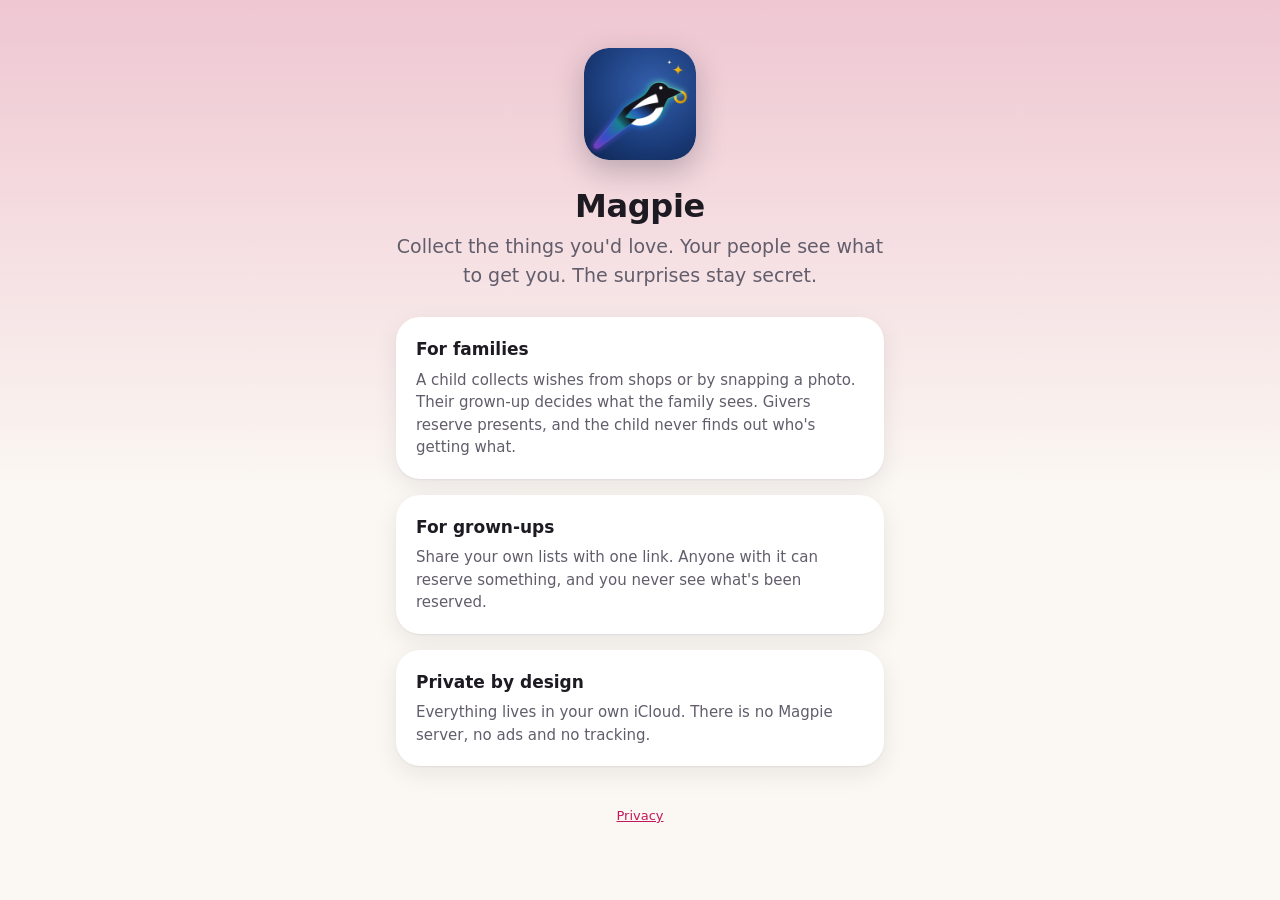
<file: magpie/index.html>
<!doctype html>
<html lang="en-GB">
<head>
<meta charset="utf-8">
<meta name="viewport" content="width=device-width, initial-scale=1">
<title>Magpie</title>
<meta name="description" content="Wishlists where the surprises stay secret.">
<meta property="og:title" content="Magpie">
<meta property="og:description" content="Wishlists where the surprises stay secret.">
<meta property="og:image" content="https://lessonhacker.github.io/magpie/assets/og-1200x630.png">
<meta property="og:site_name" content="Magpie">
<link rel="apple-touch-icon" href="/magpie/assets/apple-touch-icon.png">
<link rel="stylesheet" href="/magpie/assets/style.css">
</head>
<body>
<main>
  <img class="mark" src="/magpie/assets/icon-512.png" alt="">
  <h1>Magpie</h1>
  <p class="lede">Collect the things you'd love. Your people see what to get you. The surprises stay secret.</p>
  <div class="card">
    <h2>For families</h2>
    <p>A child collects wishes from shops or by snapping a photo. Their grown-up decides what the family sees. Givers reserve presents, and the child never finds out who's getting what.</p>
  </div>
  <div class="card">
    <h2>For grown-ups</h2>
    <p>Share your own lists with one link. Anyone with it can reserve something, and you never see what's been reserved.</p>
  </div>
  <div class="card">
    <h2>Private by design</h2>
    <p>Everything lives in your own iCloud. There is no Magpie server, no ads and no tracking.</p>
  </div>
  <p class="foot"><a href="/magpie/privacy/">Privacy</a></p>
</main>
</body>
</html>
</file>
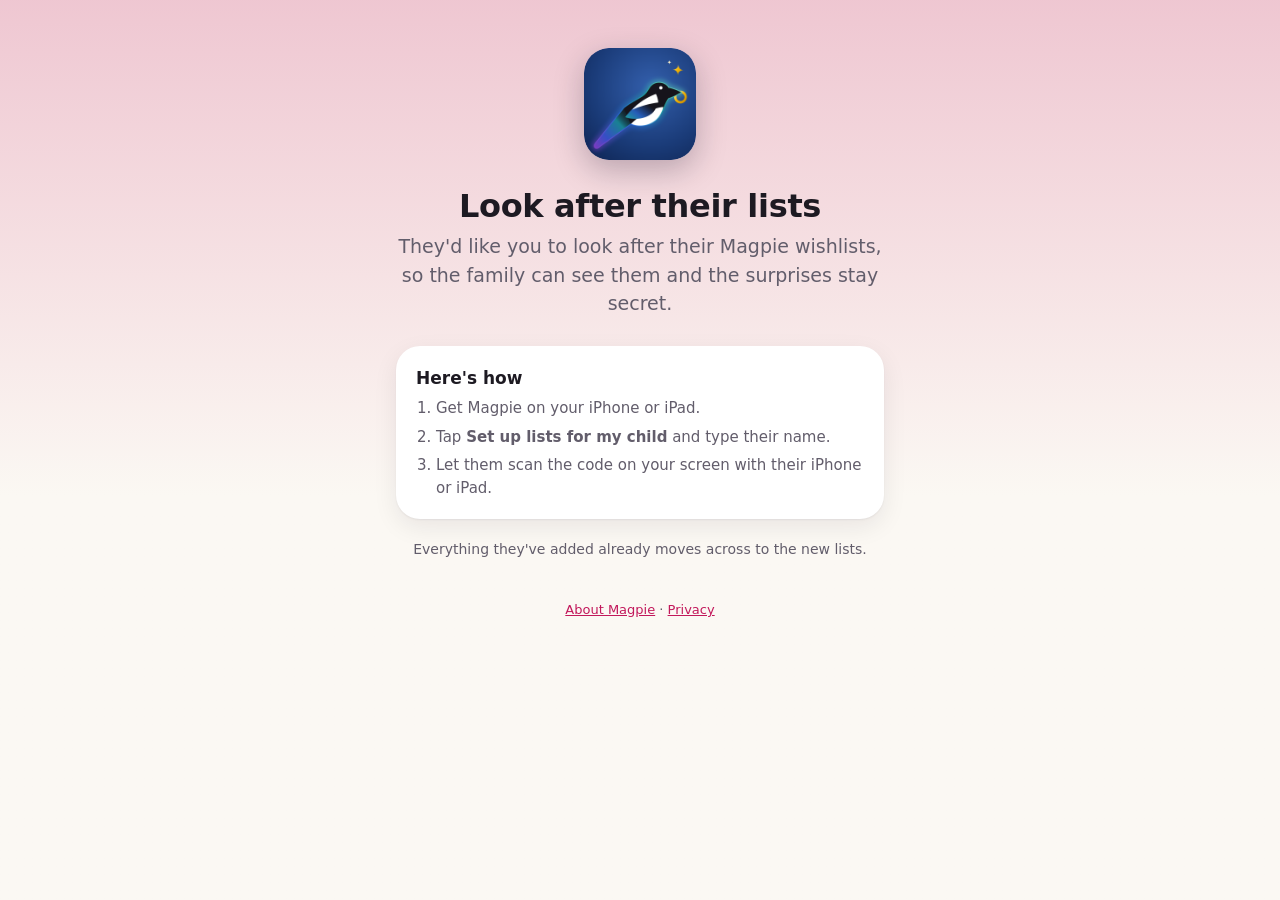
<file: magpie/grownup/index.html>
<!doctype html>
<html lang="en-GB">
<head>
<meta charset="utf-8">
<meta name="viewport" content="width=device-width, initial-scale=1">
<title>Look after their lists · Magpie</title>
<meta name="description" content="Someone has asked you to look after their Magpie wishlists.">
<meta property="og:title" content="Magpie">
<meta property="og:description" content="Someone has asked you to look after their Magpie wishlists.">
<meta property="og:image" content="https://lessonhacker.github.io/magpie/assets/og-1200x630.png">
<meta property="og:site_name" content="Magpie">
<meta name="robots" content="noindex">
<link rel="apple-touch-icon" href="/magpie/assets/apple-touch-icon.png">
<link rel="stylesheet" href="/magpie/assets/style.css">
</head>
<body>
<main>
  <img class="mark" src="/magpie/assets/icon-512.png" alt="">
  <h1 id="title">Look after their lists</h1>
  <p class="lede" id="lede">They'd like you to look after their Magpie wishlists, so the family can see them and the surprises stay secret.</p>
  <div class="card">
    <h2>Here's how</h2>
    <ol>
      <li>Get Magpie on your iPhone or iPad.</li>
      <li>Tap <strong>Set up lists for my child</strong> and type <span class="who">their</span> name.</li>
      <li>Let <span class="who">them</span> scan the code on your screen with their iPhone or iPad.</li>
    </ol>
  </div>
  <p class="small">Everything <span class="who">they've</span> added already moves across to the new lists.</p>
  <p class="foot"><a href="/magpie/">About Magpie</a> · <a href="/magpie/privacy/">Privacy</a></p>
</main>
<script>
// "#n=Penelope": a first name only, read in the browser and never sent anywhere.
(function () {
  var m = /(?:^|&)n=([^&]*)/.exec(location.hash.slice(1));
  var name = m ? decodeURIComponent(m[1]).slice(0, 40).trim() : "";
  if (!name) return;
  document.getElementById("title").textContent = "Look after " + name + "’s lists";
  document.getElementById("lede").textContent = name + " would like you to look after their Magpie wishlists, so the family can see them and the surprises stay secret.";
  var who = document.querySelectorAll(".who");
  who[0].textContent = name + "’s"; who[1].textContent = name; who[2].textContent = name + " has";
  document.title = document.getElementById("title").textContent + " · Magpie";
})();
</script>
</body>
</html>
</file>
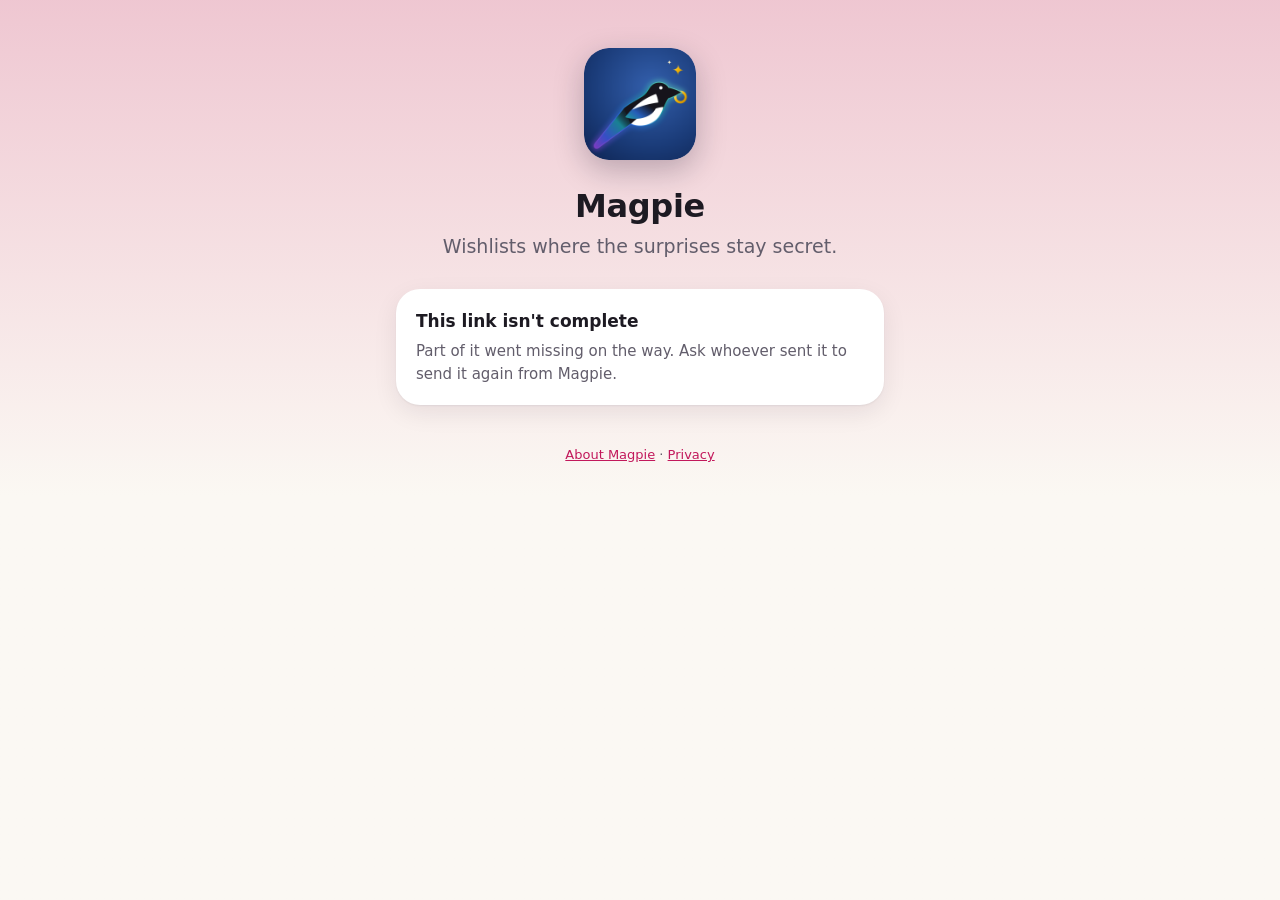
<file: magpie/join/index.html>
<!doctype html>
<html lang="en-GB">
<head>
<meta charset="utf-8">
<meta name="viewport" content="width=device-width, initial-scale=1">
<title>Magpie invite</title>
<meta name="description" content="Wishlists where the surprises stay secret. Open this in Magpie.">
<meta property="og:title" content="Magpie">
<meta property="og:description" content="Wishlists where the surprises stay secret. Open this in Magpie.">
<meta property="og:image" content="https://lessonhacker.github.io/magpie/assets/og-1200x630.png">
<meta property="og:image:width" content="1200">
<meta property="og:image:height" content="630">
<meta property="og:site_name" content="Magpie">
<meta property="og:type" content="website">
<meta name="robots" content="noindex">
<link rel="apple-touch-icon" href="/magpie/assets/apple-touch-icon.png">
<link rel="stylesheet" href="/magpie/assets/style.css">
</head>
<body>
<main>
  <img class="mark" src="/magpie/assets/icon-512.png" alt="">
  <h1 id="title">Magpie</h1>
  <p class="lede" id="lede">Wishlists where the surprises stay secret.</p>

  <div id="ok" class="hidden">
    <a class="button" id="open" href="#">Open in Magpie</a>
    <div class="card" style="margin-top: 24px">
      <h2>Don't have Magpie yet?</h2>
      <p>Magpie isn't in the App Store yet. Ask whoever sent you this how to get it, then come back to their message and tap the link again.</p>
    </div>
    <p class="small">On a child's iPhone or iPad, Magpie is installed by their grown-up.</p>
  </div>

  <div id="broken" class="hidden">
    <div class="card">
      <h2>This link isn't complete</h2>
      <p>Part of it went missing on the way. Ask whoever sent it to send it again from Magpie.</p>
    </div>
  </div>

  <p class="foot"><a href="/magpie/">About Magpie</a> · <a href="/magpie/privacy/">Privacy</a></p>
</main>
<script>
// The invite lives in the fragment, which browsers never send to the server, so nothing about
// whose lists these are reaches any log. Mirrors InviteLink.decode in MagpieCore.
(function () {
  function decode(hash) {
    try {
      var b64 = hash.replace(/-/g, "+").replace(/_/g, "/");
      while (b64.length % 4) b64 += "=";
      var bytes = Uint8Array.from(atob(b64), function (c) { return c.charCodeAt(0); });
      var p = JSON.parse(new TextDecoder().decode(bytes));
      if (p.v !== 1 || (p.k !== "seat" && p.k !== "open")) return null;
      if (!/^[0-9a-f]{16}$/.test(p.c)) return null;
      if (["wisher", "curator", "giver"].indexOf(p.r) < 0) return null;
      if (!Array.isArray(p.s) || p.s.length < 1 || p.s.length > 2) return null;
      return p;
    } catch (e) { return null; }
  }
  var hash = location.hash.slice(1);
  var p = hash ? decode(hash) : null;
  if (!p) { document.getElementById("broken").classList.remove("hidden"); return; }

  var name = String(p.n || "").slice(0, 40), owner = String(p.o || "").slice(0, 40);
  var accents = { wisher: "--berry", curator: "--berry", giver: "--lagoon" };
  document.documentElement.style.setProperty("--accent", "var(" + accents[p.r] + ")");
  var title = document.getElementById("title"), lede = document.getElementById("lede");
  if (p.r === "wisher") {
    title.textContent = "Your Magpie lists";
    lede.textContent = (owner || "Your grown-up") + " has set up your lists. Open them in Magpie.";
  } else if (p.r === "curator") {
    title.textContent = "Help with " + name + "’s lists";
    lede.textContent = "You'll be able to add and hide wishes, see who's getting what, and reserve gifts too.";
  } else {
    title.textContent = name + "’s wishlists";
    lede.textContent = "See the lists and reserve a gift without " + (name || "them") + " knowing.";
  }
  document.title = title.textContent + " · Magpie";
  // Safari won't open a universal link on its own domain, so the button uses the app's scheme.
  document.getElementById("open").href = "magpie://join#" + hash;
  document.getElementById("ok").classList.remove("hidden");
})();
</script>
</body>
</html>
</file>
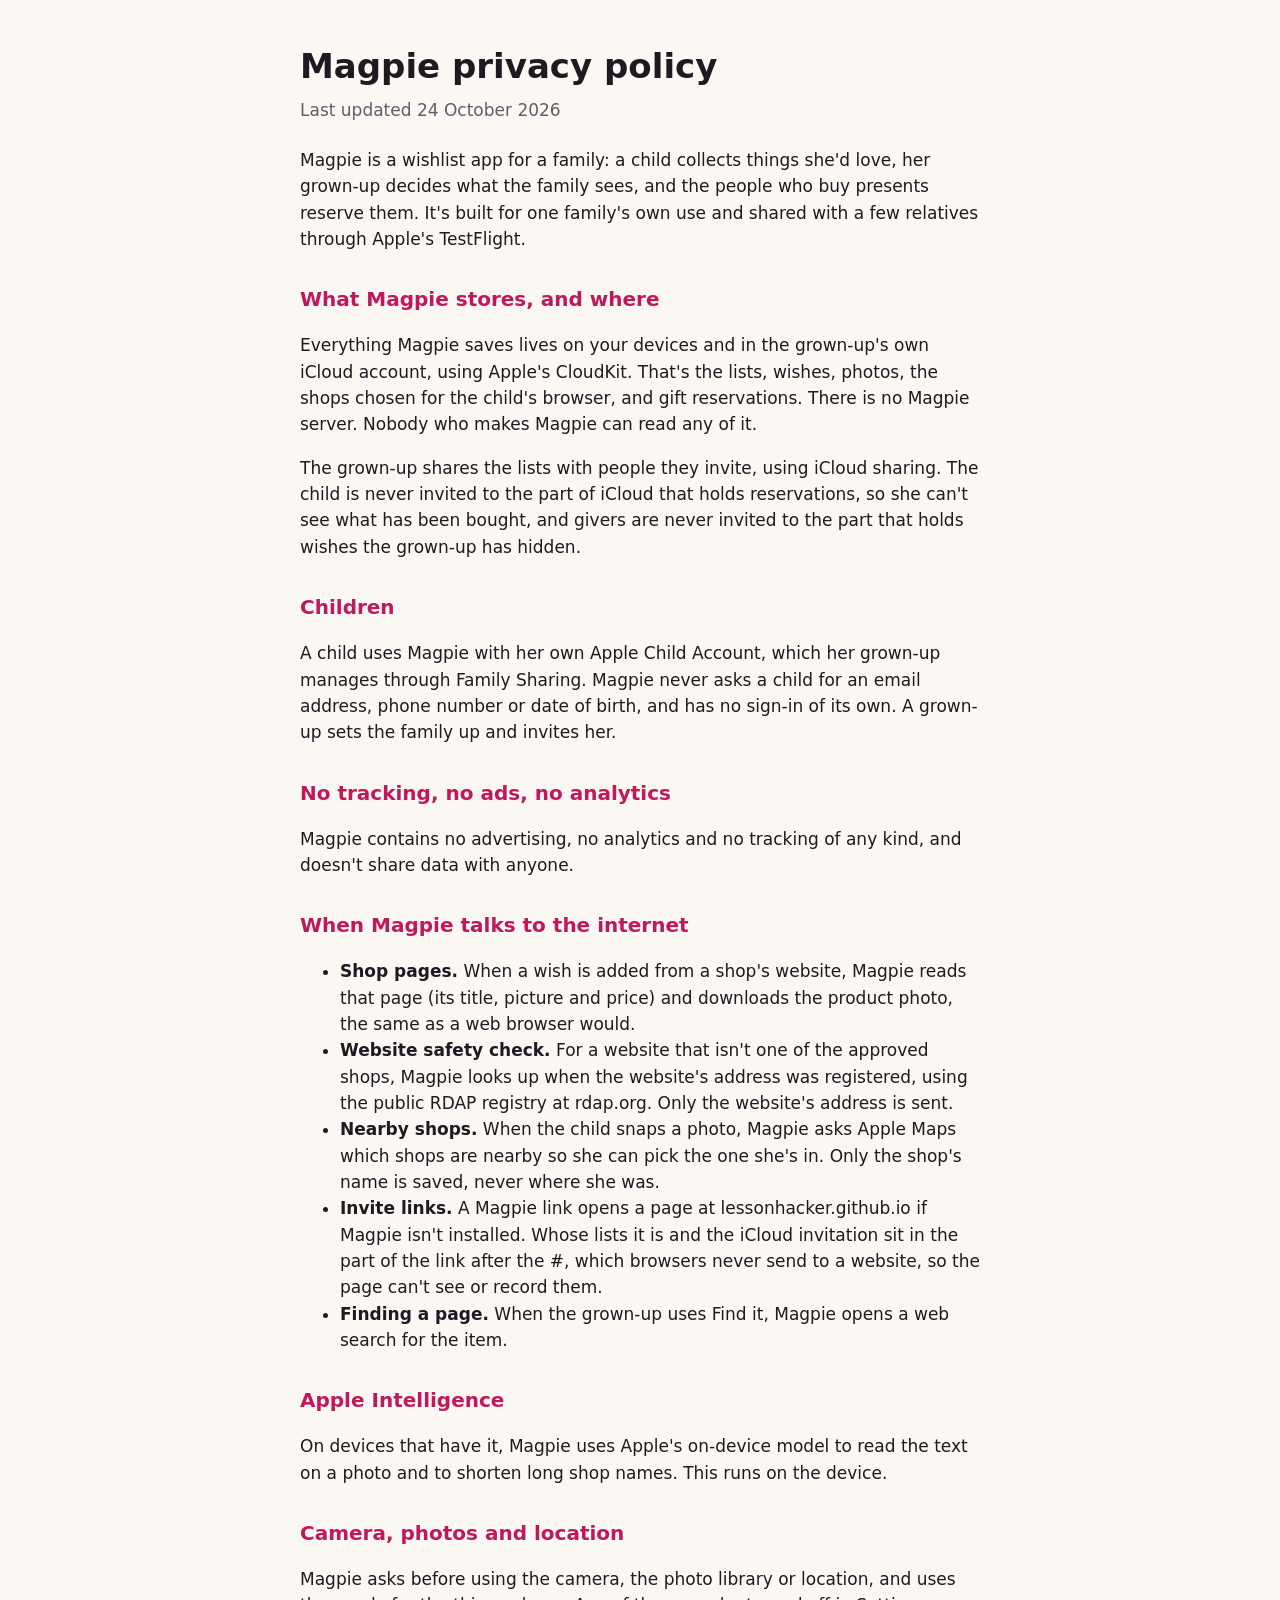
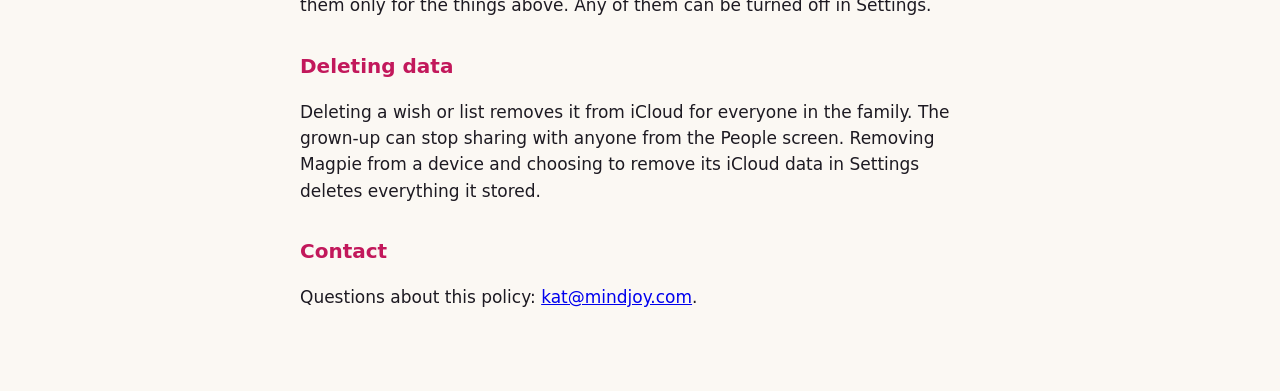
<file: magpie/privacy/index.html>
<!doctype html>
<html lang="en-GB">
<head>
<meta charset="utf-8">
<meta name="viewport" content="width=device-width, initial-scale=1">
<title>Magpie privacy policy</title>
<style>
  :root { --ink: #1D1A22; --soft: #625D6B; --paper: #FBF8F3; --berry: #C2185B; }
  @media (prefers-color-scheme: dark) { :root { --ink: #F4F1F7; --soft: #A8A2B2; --paper: #121114; --berry: #E2558B; } }
  body { margin: 0; background: var(--paper); color: var(--ink); font: 17px/1.55 -apple-system, system-ui, sans-serif; }
  main { max-width: 680px; margin: 0 auto; padding: 40px 16px 64px; }
  h1 { font-size: 34px; margin: 0 0 4px; }
  h2 { font-size: 20px; margin: 32px 0 8px; color: var(--berry); }
  p, li { color: var(--ink); }
  .meta { color: var(--soft); margin: 0 0 24px; }
</style>
</head>
<body>
<main>
<h1>Magpie privacy policy</h1>
<p class="meta">Last updated 24 October 2026</p>

<p>Magpie is a wishlist app for a family: a child collects things she'd love, her grown-up decides what the family sees, and the people who buy presents reserve them. It's built for one family's own use and shared with a few relatives through Apple's TestFlight.</p>

<h2>What Magpie stores, and where</h2>
<p>Everything Magpie saves lives on your devices and in the grown-up's own iCloud account, using Apple's CloudKit. That's the lists, wishes, photos, the shops chosen for the child's browser, and gift reservations. There is no Magpie server. Nobody who makes Magpie can read any of it.</p>
<p>The grown-up shares the lists with people they invite, using iCloud sharing. The child is never invited to the part of iCloud that holds reservations, so she can't see what has been bought, and givers are never invited to the part that holds wishes the grown-up has hidden.</p>

<h2>Children</h2>
<p>A child uses Magpie with her own Apple Child Account, which her grown-up manages through Family Sharing. Magpie never asks a child for an email address, phone number or date of birth, and has no sign-in of its own. A grown-up sets the family up and invites her.</p>

<h2>No tracking, no ads, no analytics</h2>
<p>Magpie contains no advertising, no analytics and no tracking of any kind, and doesn't share data with anyone.</p>

<h2>When Magpie talks to the internet</h2>
<ul>
  <li><strong>Shop pages.</strong> When a wish is added from a shop's website, Magpie reads that page (its title, picture and price) and downloads the product photo, the same as a web browser would.</li>
  <li><strong>Website safety check.</strong> For a website that isn't one of the approved shops, Magpie looks up when the website's address was registered, using the public RDAP registry at rdap.org. Only the website's address is sent.</li>
  <li><strong>Nearby shops.</strong> When the child snaps a photo, Magpie asks Apple Maps which shops are nearby so she can pick the one she's in. Only the shop's name is saved, never where she was.</li>
  <li><strong>Invite links.</strong> A Magpie link opens a page at lessonhacker.github.io if Magpie isn't installed. Whose lists it is and the iCloud invitation sit in the part of the link after the #, which browsers never send to a website, so the page can't see or record them.</li>
  <li><strong>Finding a page.</strong> When the grown-up uses Find it, Magpie opens a web search for the item.</li>
</ul>

<h2>Apple Intelligence</h2>
<p>On devices that have it, Magpie uses Apple's on-device model to read the text on a photo and to shorten long shop names. This runs on the device.</p>

<h2>Camera, photos and location</h2>
<p>Magpie asks before using the camera, the photo library or location, and uses them only for the things above. Any of them can be turned off in Settings.</p>

<h2>Deleting data</h2>
<p>Deleting a wish or list removes it from iCloud for everyone in the family. The grown-up can stop sharing with anyone from the People screen. Removing Magpie from a device and choosing to remove its iCloud data in Settings deletes everything it stored.</p>

<h2>Contact</h2>
<p>Questions about this policy: <a href="mailto:kat@mindjoy.com">kat@mindjoy.com</a>.</p>
</main>
</body>
</html>
</file>
<file: magpie/assets/style.css>
:root {
  --paper: #FBF8F3; --ink: #1D1A22; --soft: #625D6B; --hair: rgba(29,26,34,.12);
  --berry: #C2185B; --lagoon: #0B84A5; --iris: #5B4BD6; --gold: #F4B400;
  --card: #FFFFFF; --accent: var(--berry);
  --canvas: linear-gradient(180deg, color-mix(in srgb, var(--accent) 22%, var(--paper)) 0%, var(--paper) 55%);
}
@media (prefers-color-scheme: dark) {
  :root:not([data-theme="light"]) {
    --paper: #121114; --ink: #F4F1F7; --soft: #A8A2B2; --hair: rgba(244,241,247,.14);
    --berry: #E2558B; --lagoon: #3AAFCF; --iris: #8577F0; --card: #1D1B21;
  }
}
:root[data-theme="dark"] {
  --paper: #121114; --ink: #F4F1F7; --soft: #A8A2B2; --hair: rgba(244,241,247,.14);
  --berry: #E2558B; --lagoon: #3AAFCF; --iris: #8577F0; --card: #1D1B21;
}
* { box-sizing: border-box; }
html { -webkit-text-size-adjust: 100%; }
body {
  margin: 0; min-height: 100vh; background: var(--paper); background-image: var(--canvas);
  background-repeat: no-repeat; color: var(--ink);
  font: 17px/1.5 ui-rounded, "SF Pro Rounded", -apple-system, system-ui, sans-serif;
}
main { max-width: 520px; margin: 0 auto; padding: 48px 16px 56px; text-align: center; }
.mark { width: 112px; height: 112px; border-radius: 25px; box-shadow: 0 10px 30px rgba(20,16,40,.25); }
h1 { font-size: 32px; line-height: 1.15; margin: 20px 0 8px; font-weight: 800; letter-spacing: -.01em; }
.lede { font-size: 19px; color: var(--soft); margin: 0 auto 28px; max-width: 26em; }
.card {
  background: var(--card); border-radius: 24px; padding: 20px; margin: 0 0 16px; text-align: left;
  box-shadow: 0 1px 2px rgba(20,16,40,.06), 0 8px 24px rgba(20,16,40,.08);
}
.card h2 { font-size: 17px; margin: 0 0 6px; }
.card p, .card li { margin: 0; color: var(--soft); font-size: 15px; }
.card ol { margin: 0; padding-left: 20px; }
.card li + li { margin-top: 6px; }
.button {
  display: block; width: 100%; padding: 16px 20px; border-radius: 999px; border: 0; cursor: pointer;
  font: inherit; font-weight: 700; font-size: 18px; text-decoration: none; text-align: center;
  background: var(--accent); color: #fff; box-shadow: 0 6px 18px color-mix(in srgb, var(--accent) 40%, transparent);
}
.button.secondary { background: var(--card); color: var(--ink); box-shadow: inset 0 0 0 1px var(--hair); margin-top: 12px; }
.button[aria-disabled="true"] { opacity: .5; pointer-events: none; }
.small { font-size: 14px; color: var(--soft); margin: 20px 0 0; }
.small a, .foot a { color: var(--accent); }
.foot { margin-top: 40px; font-size: 13px; color: var(--soft); }
.hidden { display: none; }
</file>
